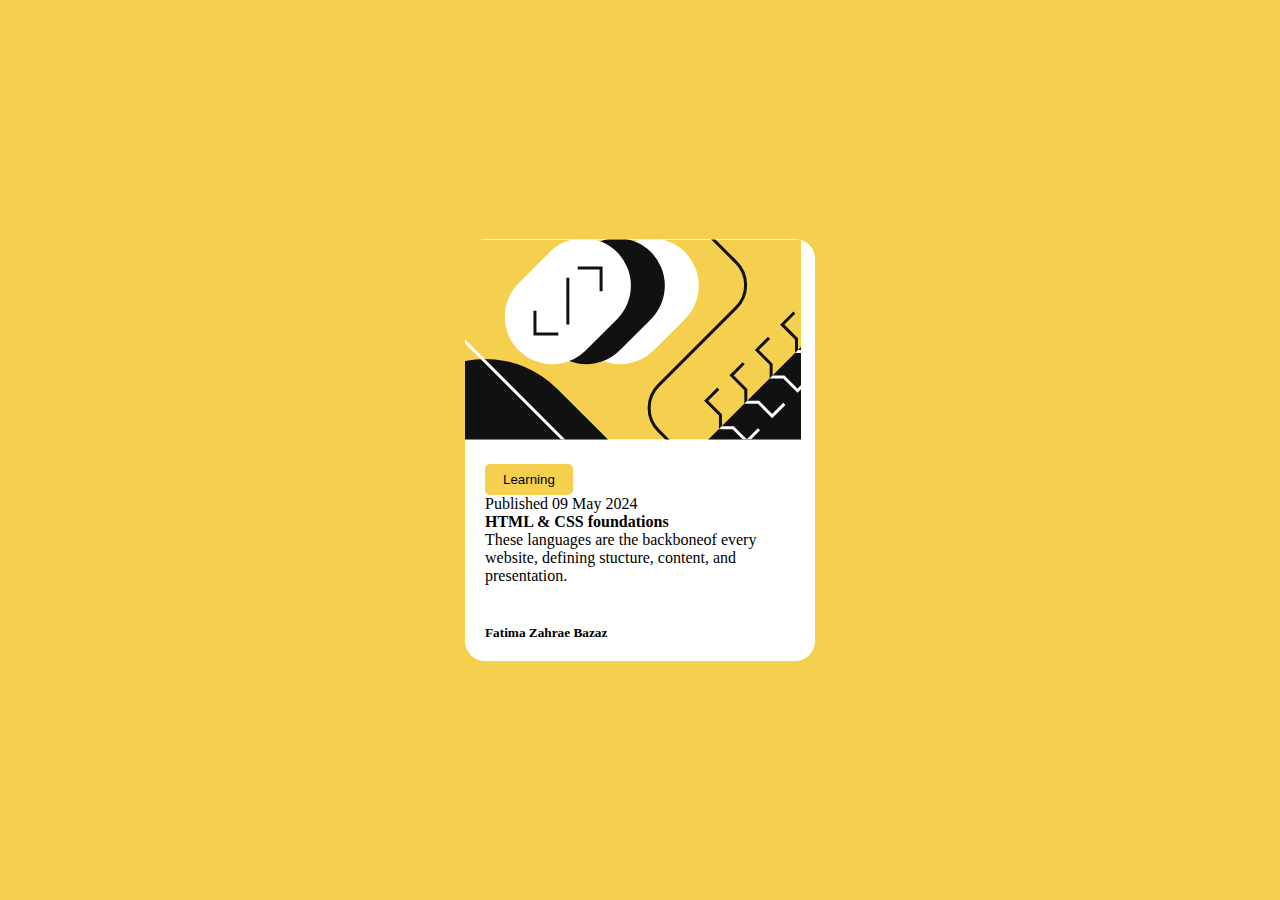
<file: 1st_challenge/index.html>
<!DOCTYPE html>
<html lang="en">
<head>
    <meta charset="UTF-8">
    <meta name="viewport" content="width=device-width, initial-scale=1.0">
    <link rel="stylesheet" href="style.css">
    <title>Document</title>
</head>
<body>
    <div class = "card">
            <img class="image" src="illustration-article (1).svg">
            <div class="card-body">
                <button>Learning</button>
                <p class="date">Published 09 May 2024</p>
                <h4 class="title">HTML & CSS foundations</h4>
                <p class="paragraph">These languages are the backboneof every website, defining stucture, content, and presentation.</p>
            </div>
            <div class="card-footer">
                <!-- <img src="../profile_card/fbazaz.jpeg" class="avatare"> -->
                <h5 class="name">Fatima Zahrae Bazaz</h5>
            </div>
    </div>
</body>
</html>
</file>
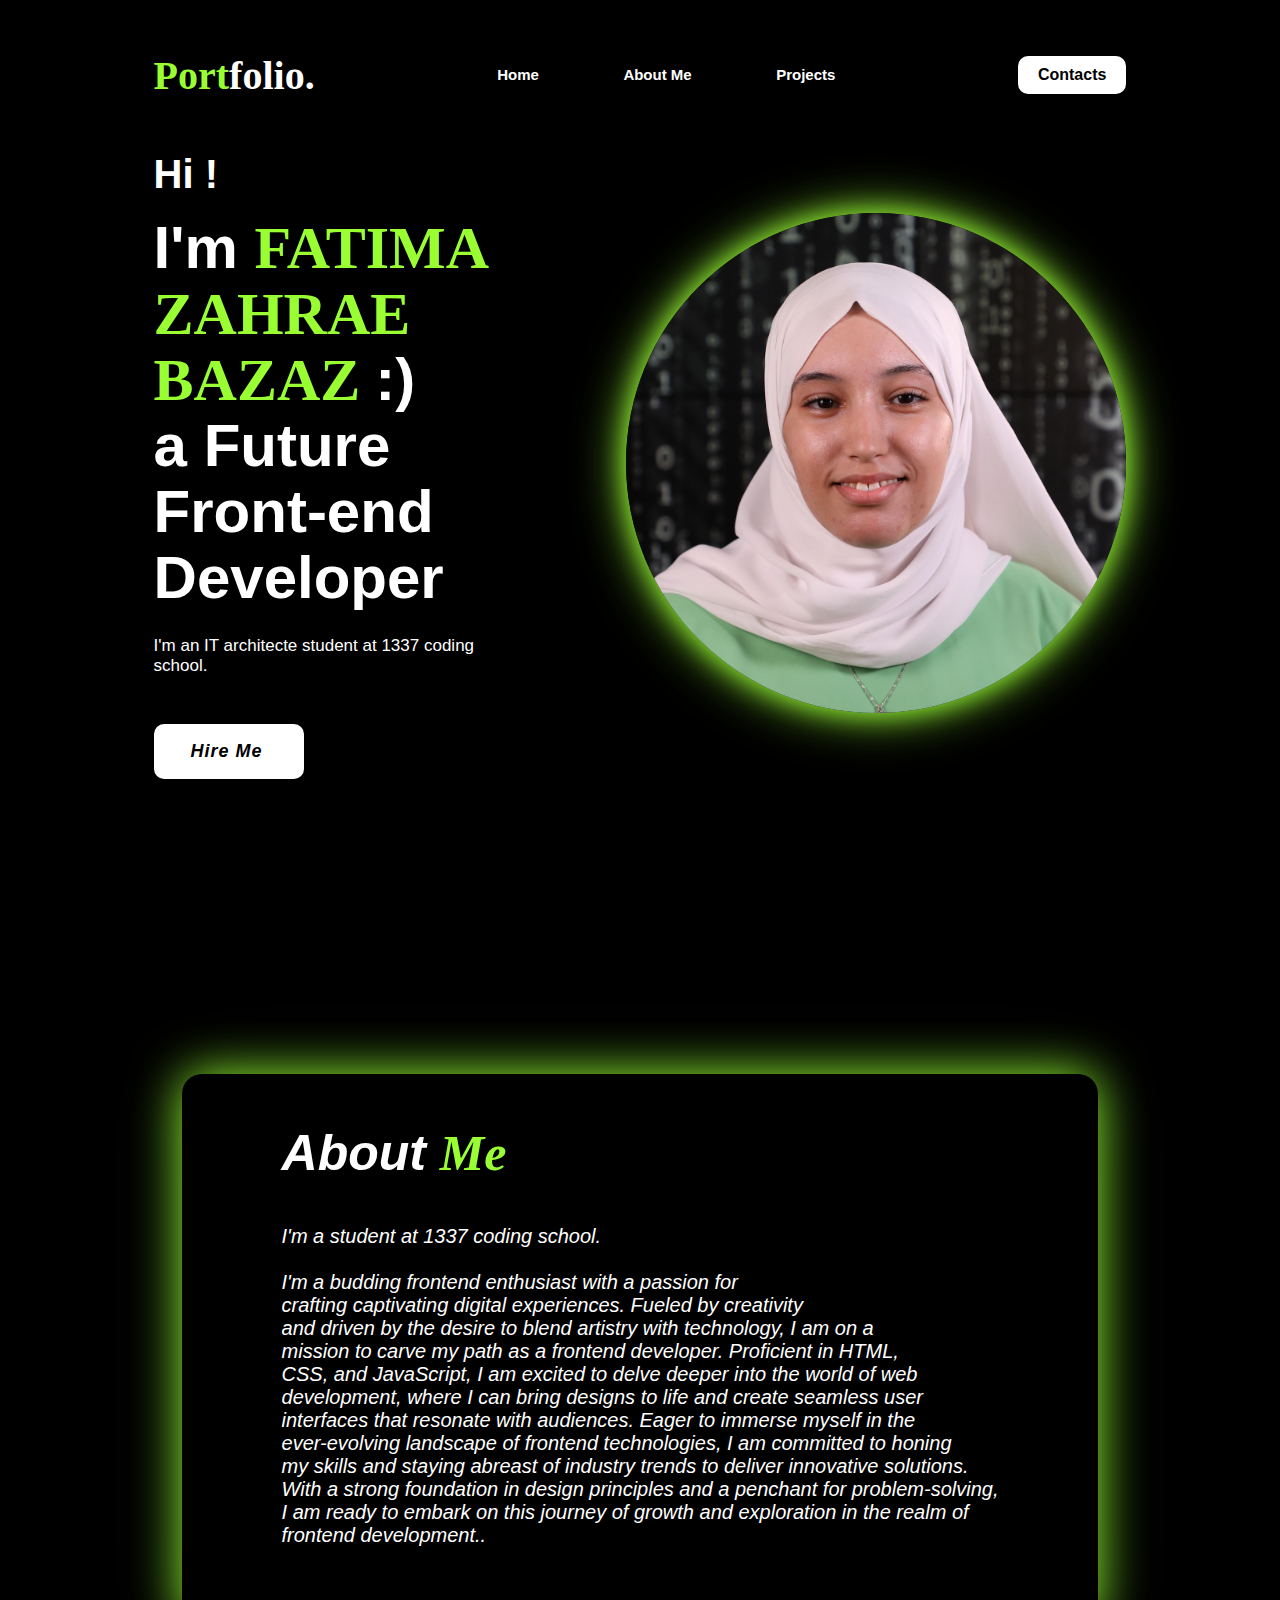
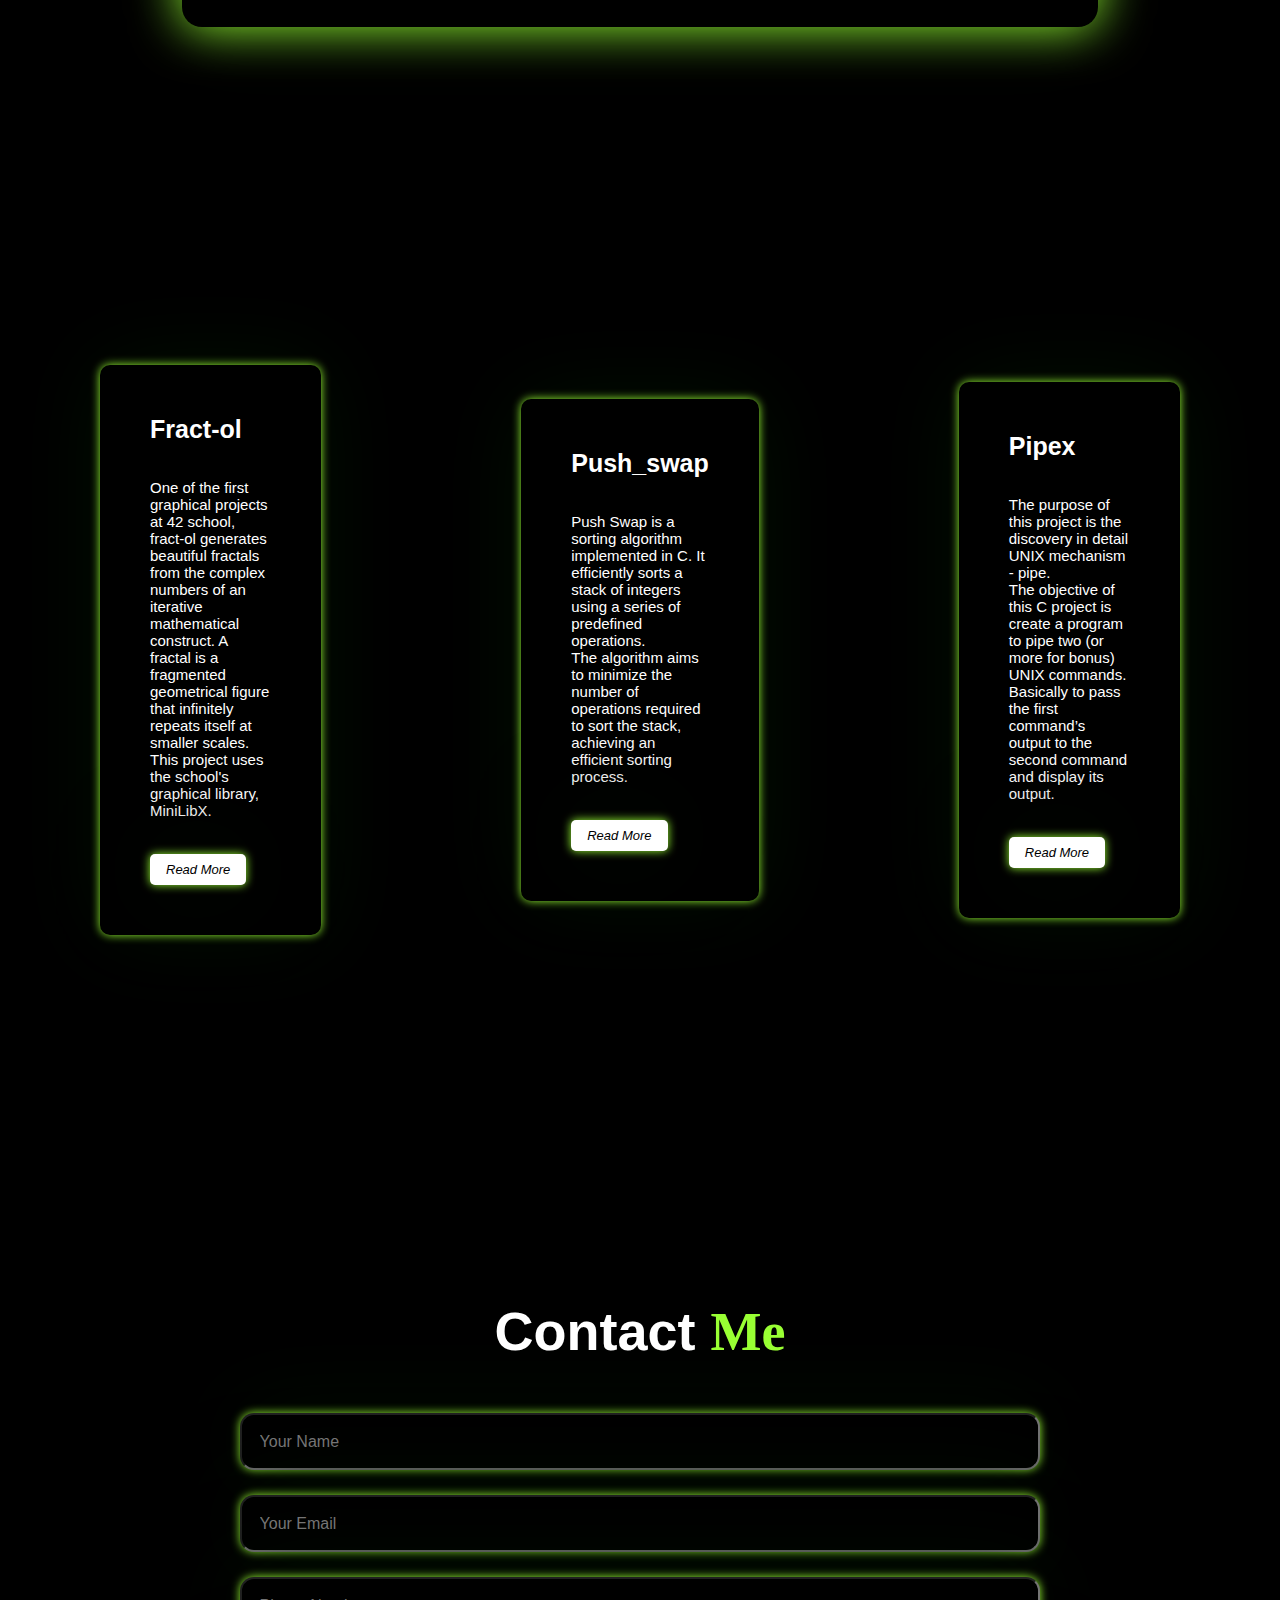
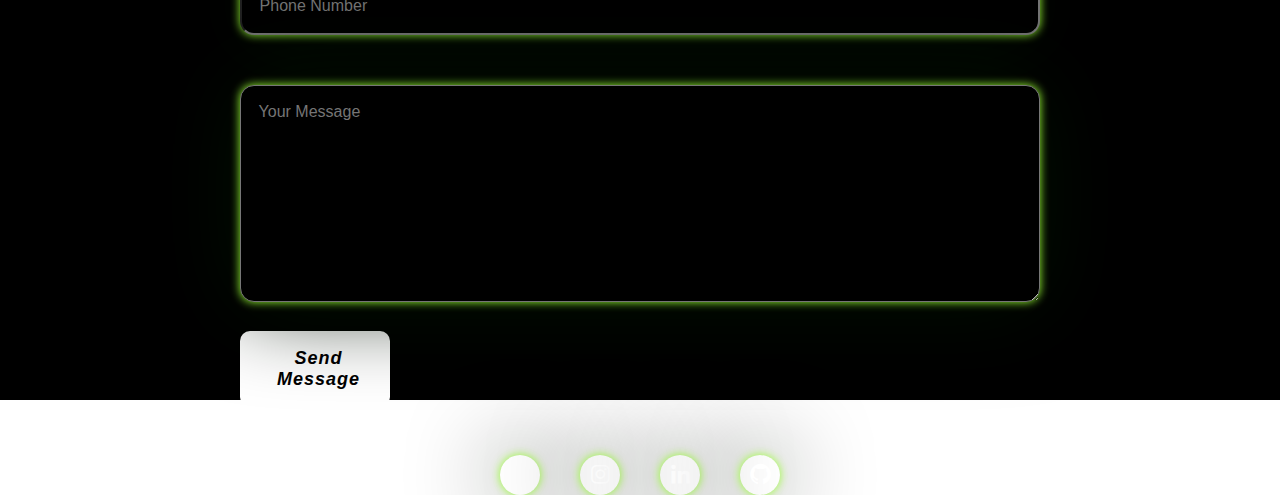
<file: mini-portfolio/index.html>
<!DOCTYPE html>
<html lang="en">
<head>
    <meta charset="UTF-8">
    <meta name="viewport" content="width=device-width, initial-scale=1.0">
    <title>Portfolio</title>
    <link rel="stylesheet" href="style.css">
    <link href='https://unpkg.com/boxicons@2.1.4/css/boxicons.min.css' rel='stylesheet'>
</head>
<body>
    <header class="header">
        <a href="#" class="logo"><span class="tiima">Port</span>folio.</a>

        <nav class="navbar">
            <a href="#" class="home">Home</a>
            <a href="#about-me" class="about-header">About Me</a>
            <a href="#project" class="pro-header">Projects</a>
        </nav>
        <a href="#contact-container" class="contact">Contacts</a>
    </header>

    <section class="home">
        <div class="content">
            <h3>Hi !</h3><br>
            <h1>I'm <span class="name">FATIMA ZAHRAE BAZAZ </span> :) <br>a Future Front-end Developer</h1>
            <p>I'm an IT architecte student at 1337 coding school. </p>
            <br><button>Hire Me</button>
        </div>
        <div class="img">
            <img src="fbazaz.jpeg" alt="" class="image">
        </div>
    </section>
    <section id="about-me" class="about">
        <div class="container">
            <div class="about-content">
                <h2 class="ab2">About <span>Me</span></h2><br>
                <p > I'm a student at 1337 coding school. <br><br>
                    I'm a budding frontend enthusiast with a passion for <br>
                    crafting captivating digital experiences. Fueled by creativity <br>
                    and driven by the desire to blend artistry with technology, I am on a <br>
                    mission to carve my path as a frontend developer. Proficient in HTML,<br>
                    CSS, and JavaScript, I am excited to delve deeper into the world of web <br>
                    development, where I can bring designs to life and create seamless user <br>
                    interfaces that resonate with audiences. Eager to immerse myself in the <br>
                    ever-evolving landscape of frontend technologies, I am committed to honing <br>
                    my skills and staying abreast of industry trends to deliver innovative solutions. <br>
                    With a strong foundation in design principles and a penchant for problem-solving,<br>
                    I am ready to embark on this journey of growth and exploration in the realm of <br>
                    frontend development..</p>
            </div>
        </div>
    </section>
    
    <section id="project" class="project">
        <div class="card">
            <h3>Fract-ol</h3>
            <p>One of the first graphical projects at 42 school, fract-ol generates beautiful fractals from the complex numbers of an iterative mathematical construct. A fractal is a fragmented geometrical figure that infinitely repeats itself at smaller scales. This project uses the school's graphical library, MiniLibX.</p>
            <a href="https://github.com/fateemaazaahraae/fract-ol_42/tree/master" target="_blank">Read More</a>
        </div>
        <div class="card">
            <h3>Push_swap</h3>
            <p>Push Swap is a sorting algorithm implemented in C. It efficiently sorts a stack of integers using a series of predefined operations. <br>
                The algorithm aims to minimize the number of operations required to sort the stack, achieving an efficient sorting process.</p>
            <a href="https://github.com/fateemaazaahraae/push_swap_42" target="_blank">Read More</a>
        </div>
        <div class="card">
            <h3>Pipex</h3>
            <p>The purpose of this project is the discovery in detail UNIX mechanism - pipe. <br>The objective of this C project is create a program to pipe two (or more for bonus) UNIX commands. <br>Basically to pass the first command’s output to the second command and display its output.</p>
            <a href="https://github.com/fateemaazaahraae/pipex_42" target="_blank">Read More</a>
        </div>
    </section>


    <footer id="contact-container" class="contact-container">
        <div class="maintext">
            <h2>Contact <span>Me</span></h2>
        </div>
        <form action="#" class="contact-form">
            <input type="text" placeholder="Your Name">
            <input type="text" placeholder="Your Email">
            <input type="number" placeholder="Phone Number">
            <textarea name="" id="" cols="30" rows="10" placeholder="Your Message"></textarea>
            <button type="submit" class="submit">Send Message</button>
        </form>
        <div class="social">
            <a href="#"><i class='bx bxl-facebook'></i></a>
            <a href="#"><i class='bx bxl-instagram' ></i></a>
            <a href="https://www.linkedin.com/in/fatima-zahrae-bazaz-6b9a60267/" target="_blank"><i class='bx bxl-linkedin' ></i></a>
            <a href="https://github.com/fateemaazaahraae" target="_blank"><i class='bx bxl-github' ></i></a>
        </div>
    </footer>
</body>
</html>
</file>
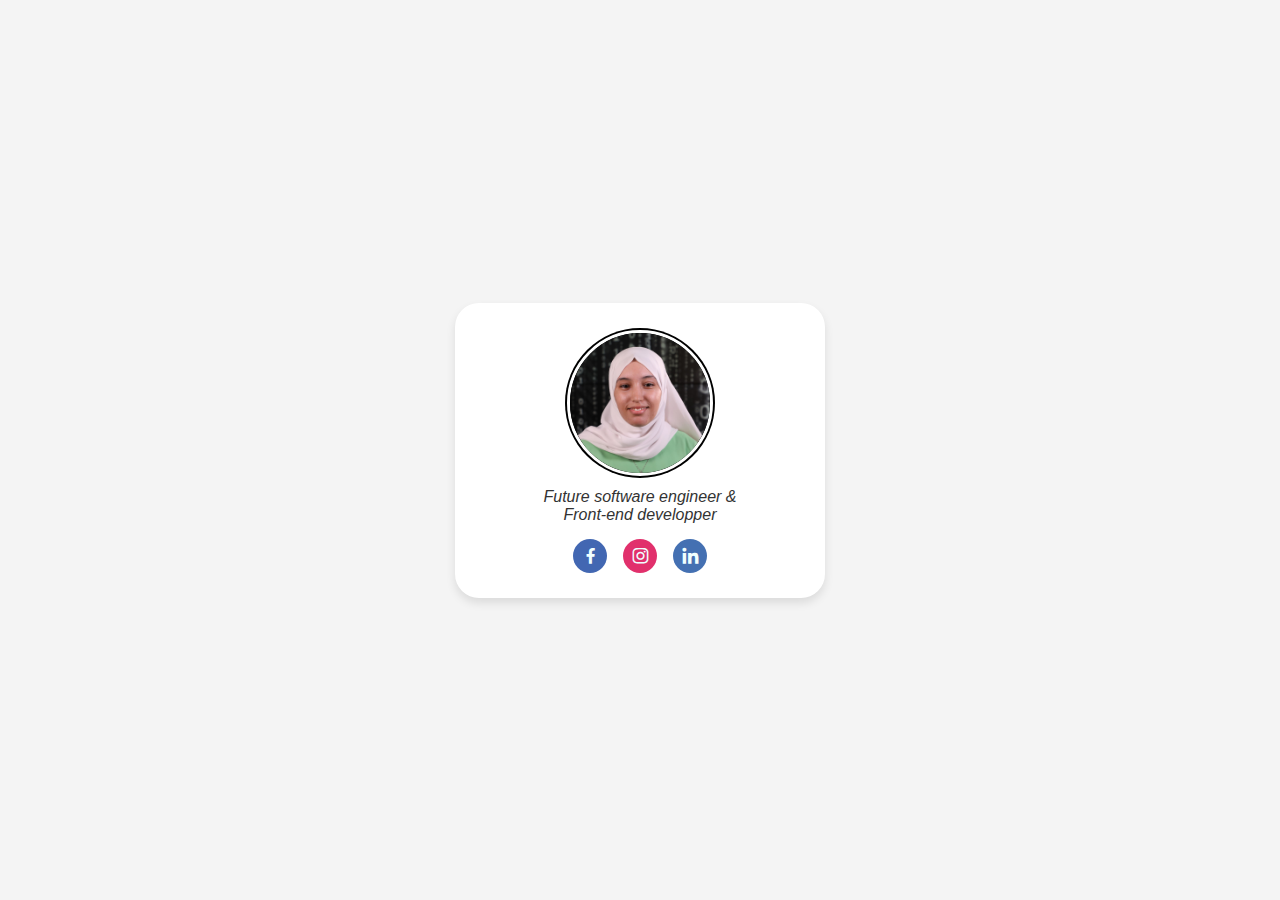
<file: profile_card/index.html>
<!DOCTYPE html>
<html lang="en">
<head>
    <meta charset="UTF-8">
    <meta name="viewport" content="width=device-width, initial-scale=1.0">
    <title>Profile Card</title>
    <link rel="stylesheet" href="style.css">
    <link href='https://unpkg.com/boxicons@2.1.4/css/boxicons.min.css' rel='stylesheet'>
</head>
<body>
    <div class="profile-card">
        <div class="image">
            <img src="fbazaz.jpeg" alt="" class="profile-image">
        </div>
        <div class="data">
            <span class="name"><i>Future software engineer & </i></span>
            <span class="job"><i>Front-end developper</i></span>
        </div>
        <div class="media">
            <a href="#" style="background: #4267b2" class="link">
                <i class='bx bxl-facebook'></i>
            </a>
            <a href="#" style="background: #e1306c" class="link">
                <i class='bx bxl-instagram' ></i>
            </a>
            <a href="#" style="background: #4470b2 " class="link">
                <i class='bx bxl-linkedin' ></i>
            </a>
        </div>
    </div>
</body>
</html>
</file>
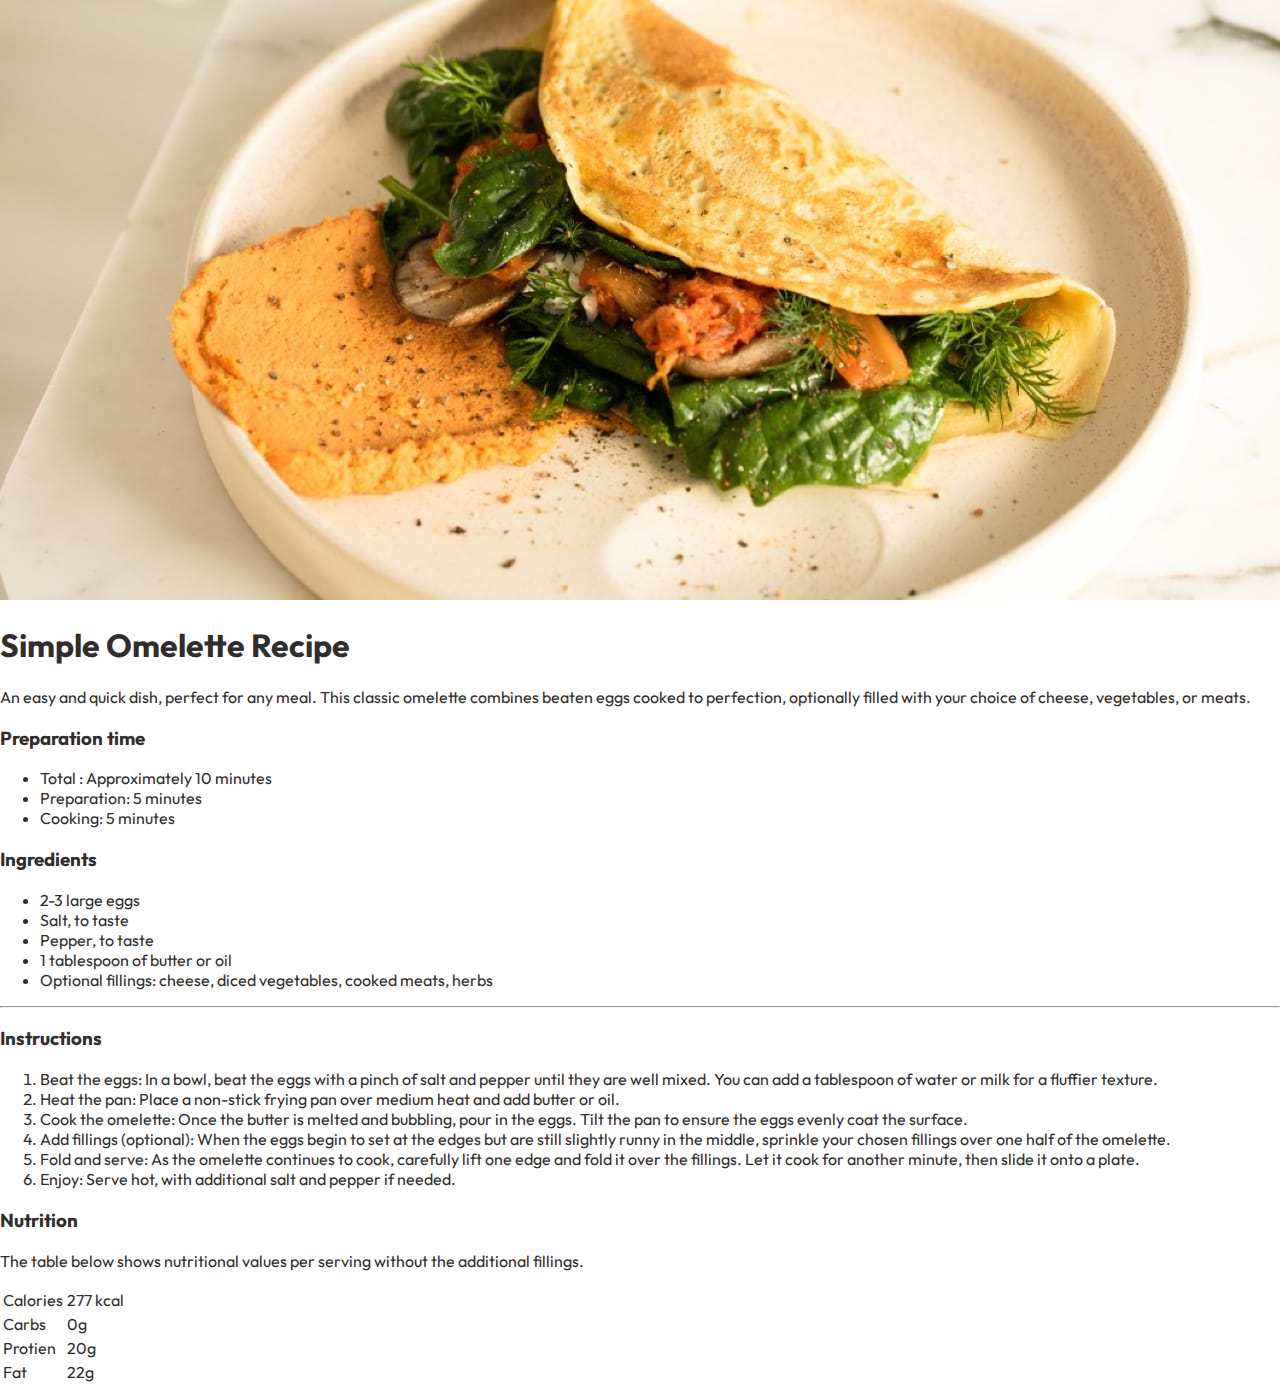
<file: recipe_page/index.html>
<!DOCTYPE html>
<html lang="en">
<head>
    <meta charset="UTF-8">
    <meta name="viewport" content="width=device-width, initial-scale=1.0">
    <title>Omelette Recipe</title>
    <link rel="stylesheet" href="style.css">
</head>
<body>
    <div class="container">
        <div class="image">
            <img src="image-omelette.jpeg" alt="">
        </div>
        <div class="recipe-info">
            <h1>Simple Omelette Recipe</h1>
            <p>An easy and quick dish, perfect for any meal. This classic omelette combines beaten eggs cooked to perfection, optionally filled with your choice of cheese, vegetables, or meats. </p>
        </div>
        <div class="preparation">
            <h3>Preparation time</h3>
            <ul>
                <li><span> Total </span>:  Approximately 10 minutes </li>
                <li><span> Preparation</span>: 5 minutes </li>
                <li><span></span> Cooking: 5 minutes </li>
            </ul>
        </div>
        <div class="ingredients">
            <h3>Ingredients</h3>
            <ul>
                <li>2-3 large eggs</li>
                <li> Salt, to taste</li>
                <li>Pepper, to taste</li>
                <li>1 tablespoon of butter or oil</li>
                <li>Optional fillings: cheese, diced vegetables, cooked meats, herbs</li>
            </ul>
        </div>
        <hr>
        <div class="instructions">
            <h3>Instructions</h3>
            <ol>
                <li>
                    <span>Beat the eggs:</span> In a bowl, beat the eggs with a pinch of salt and pepper until they are well mixed. You can add a tablespoon of water or milk for a fluffier texture.
                </li>
                <li>
                    <span>Heat the pan:</span> Place a non-stick frying pan over medium heat and add butter or oil.
                </li>
                <li>
                    <span>Cook the omelette:</span>  Once the butter is melted and bubbling, pour in the eggs. Tilt the pan to ensure the eggs evenly coat the surface.
                </li>
                <li>
                    <span>Add fillings (optional):</span>  When the eggs begin to set at the edges but are still slightly runny in the middle, sprinkle your chosen fillings over one half of the omelette.
                </li>
                <li>
                    <span>Fold and serve:</span>  As the omelette continues to cook, carefully lift one edge and fold it over the fillings. Let it cook for another minute, then slide it onto a plate.
                </li>
                <li>
                    <span>Enjoy:</span>  Serve hot, with additional salt and pepper if needed.
                </li>
            </ol>
        </div>
        <div class="nutrition">
            <h3>Nutrition</h3>
            <p>The table below shows nutritional values per serving without the additional fillings.</p>
            <table>
                <tr>
                    <td>Calories</td>
                    <td> 277 kcal</td>
                </tr>
                <tr>
                    <td>Carbs</td>
                    <td> 0g</td>
                </tr>
                <tr>
                    <td>Protien</td>
                    <td> 20g</td>
                </tr>
                <tr>
                    <td>Fat</td>
                    <td> 22g</td>
                </tr>
            </table>
        </div>
    </div>
</body>
</html>
</file>
<file: 1st_challenge/style.css>
*{
    margin: 0;
    padding: 0;
}

body{
    background-color: hsl(47, 88%, 63%);
    margin: 0;
    display: flex;
    align-items: center;
    justify-content: center;
    min-height: 100vh;
}

.card{
    max-width: 350px;
    background-color: #ffff;
    border-radius: 20px;
}
.card-image{
    width: 100%;
    padding: 20px;
}
.card-body, 
.card-footer
{
    padding: 20px;
}
button{
    padding: 8px 18px;
    background: hsl(47, 88%, 63%);
    border-radius: 5px;
    outline: none;
    border: none;
}
.card-body-date {
    padding: 20px;
    font-size: 14px;
}
</file>
<file: mini-portfolio/style.css>
*{
    padding: 0;
    margin: 0;
    box-sizing: border-box;
    text-decoration: none;
    font-family: 'Poppins', sans-serif;
}
.header{
    background-color: #000000;
    position: fixed;
    top: 0;
    left: 0;
    width: 100%;
    height: 150px;
    padding: 35px 12%;
    display: flex;
    justify-content: space-between;
    align-items: center;
}
.logo{
    font-family: cursive;
    font-size: 40px;
    color: #ffffff;
    font-weight: 600;
    transition: 0.5s;
}
.logo:hover{
    color: #8ae231;
    text-shadow: 0 0 25px #8ae231,
    0 0 50px #8ae231;
    transform: scale(1.5);
}
span.name{
    font-family: initial;
}
span{
    font-family:cursive;
    color: #99ff33;
}
.navbar a{
    font-size: 15px;
    color: white;
    font-weight: 900;
    margin: 0 40px;
    border-bottom: 2px solid transparent;
    transition: 0.5s;
}
.navbar a:hover{
    color: #8ae231;
    border-bottom: 2px solid #8ae231;
}
.contact{
    color: #000000;
    font-weight: 700;
    background-color: #ffffff;
    padding: 10px 20px;
    border-radius: 10px;
    transition: 0.5s;
}
.contact:hover{
    color: #ffffff;
    background-color: #000000;
    box-shadow: 0 0 25px #8ae231,
                0 0 50px #8ae231;
}
section.home{
    width:100%;
    min-height: 100vh;
    background-color: #000000;
    color: white;
    display: flex;
    align-items: center;
    gap: 7em;
    padding: 30px 12% 0;
}
h3{
    font-size: 40px;
}
h1{
    font-size: 60px;
    line-height: 1.1;
}
p{
    font-size: 17px;
    margin: 25px 0 30px;
}
.image{
    border-radius: 50%;
    width: 500px;
    box-shadow: 0 0 25px #8ae231,
    0 0 50px #8ae231;
}
button{
    font-style: oblique;
    display: flex;
    padding: 15px 35px;
    background-color: #ffffff;
    color: black;
    border: 2px solid transparent;
    border-radius: 10px;
    font-size: 18px;
    letter-spacing: 1px;
    font-weight: 700;
    transition: 0.5s;
    gap: 2em;
    width: 150px;
}
button:hover{
    color: #ffffff;
    background-color: black;
    box-shadow: 0 0 10px #8ae231,
    0 0 40px #8ae231;
}
.about{
    width: 100%;
    min-height: 100vh;
    background-color: #000000;
    color: #ffffff;
    display: flex;
    align-items: center;
    justify-content: center;
    padding: 12% 8%;
    gap:10em;
}
.about:target ~ .about-header {
    border-bottom: 2px solid #8ae231;
}
.container{
    background-color: #000000;
    display: flex;
    border-radius: 20px;
    box-shadow: 0 0 50px #99ff33,
    0 0 90px #001100;
}
.about-content{
    align-items: center;
    justify-content: center;
    padding: 50px 100px;
    font-style: oblique;
}
.about-content h2.ab2 {
    font-size: 50px;
}
.about-content p{
    font-size: 20px;
}
html {
    scroll-behavior: smooth;
}
.contact-container{
    width: 100%;
    height: 100vh;
    background-color: #000000;
}
.maintext{
    text-align: center;
    font-size: 36px;
    padding-top: 200px;
    margin-bottom: 50px;
    color: #ffffff;
}
.contact-form{
    max-width: 50em;
    margin: 1rem auto;
    text-align: center;
    margin-bottom: 3em;
}
.contact-form input{
    display: flex;
    justify-content: center;
    flex-wrap: wrap;
}
.submit{
    background-color: #ffffff;
    color: #000000;
}
.contact-form input,
.contact-form textarea{
    width: 100%;
    padding: 1.1em;
    font-size: 16px;
    color: #ffffff;
    background-color: #000000;
    border-radius: 14px;
    margin: 25px 0;
    box-shadow: 0 0 10px #99ff33,
                0 0 90px #001100;
}
div.social{
    display: flex;
    align-items: center;
    justify-content: center;
    margin-top: 10px;
}
div.social a{
    display: flex;
    align-items: center;
    justify-content: center;
    font-size: 25px;
    color: #ffffff;
    height: 40px;
    width: 40px;
    border-radius: 50%;
    box-shadow: 0 0 10px #99ff33,
                0 0 90px #001100;
    margin: 0 20px;
}
.project{
    width: 100%;
    height: 100vh;
    background-color: #000000;
    color: #ffffff;
    display: flex;
    justify-content: center;
    align-items: center;
}
.card{
    width: 500px;
    border-radius: 10px;
    box-shadow: 0 0 10px #99ff33,
                0 0 90px #001100;
    padding: 50px;
    margin: 100px 100px;
}
.card h3{
    font-size: 25px;
    margin-bottom: 35px;
}
.card p{
    font-size: 15px;
    margin-bottom: 35px;
}
.card a{
    display: inline-block;
    padding: 8px 16px;
    border-radius: 5px;
    box-shadow: 0 0 10px #99ff33,
                0 0 90px #001100;
    color: #000000;
    background-color: #ffffff;
    font-style: italic;
    font-size: 13px;
}
.card a:hover{
    background-color: black;
    color: #ffffff;
    box-shadow: 0 0 10px #99ff33,
                0 0 90px #001100;
}
</file>
<file: profile_card/style.css>
*
{
    margin: 0;
    padding: 0;
    box-sizing: border-box;
    font-family: 'Poppins', sans-serif;
}

body
{
    height: 100vh;
    display: flex;
    align-items: center;
    justify-content: center;
    background-color: #f4f4f4;
}

.profile-card
{
    display: flex;
    flex-direction: column;
    align-items: center;
    justify-content: center;
    max-width: 370px;
    width: 100%;
    background: #fff;
    border-radius: 24px;
    padding: 25px ;
    box-shadow: 0 5px 10px rgba(0,0,0,0.1);
}

.image
{
    position: relative;
    height: 150px;
    width: 150px;
    border-radius: 50%;
    background-color: #000000;
    padding: 2px;
    margin-bottom: 10px;
}

.image .profile-image
{
    height: 100%;
    width: 100%;
    object-fit: cover;
    border-radius: 50%;
    border: 3px solid #fff;
}

.profile-card .data
{
    display: flex;
    flex-direction: column;
    align-items: center;
    justify-content: center;
    color: #333;
}

.text-data .name
{
    font-size: 22px;
    font-weight: 500;
}

.text-data .job
{
    font-size: 15px;
    font-weight: 400;
}

.profile-card .media
{
    display: flex;
    align-items: center;
    margin-top: 15px;
}

.media .link
{
    display: flex;
    align-items: center;
    justify-content: center;
    font-size: 21px;
    color: azure;
    height: 34px;
    width: 34px;
    border-radius: 50%;
    margin: 0 8px;
    background-color: #333;
    text-decoration: none;
}
</file>
<file: recipe_page/style.css>
/* @import url('https://fonts.googleapis.com/css2?family=Young+Serif&display=swap');
@import url('https://fonts.google.com/specimen/Outfit'); */
@import url('https://fonts.googleapis.com/css2?family=Outfit:wght@100..900&family=Young+Serif&display=swap');
*{
    font-family: 'Outfit', sans-serif;
    --white: hsl(0, 0%, 100%);
    --rose-white: hsl(330, 100%, 98%);
    --eggshell: hsl(30, 54%, 90%);
    --light-grey: hsl(30, 18%, 87%);
    --wenge-brown: hsl(30, 10%, 34%);
    --dark-charcoal: hsl(24, 5%, 18%);
    --dark-roseberry: hsl(332, 51%, 32%);
    --brown: hsl(14, 45%, 36%);
}
body{
    margin: 0;
    padding: 0;
    box-sizing: border-box;
    background-color: var(--eggshell);
}
.container{
    font-family: 'Young Serif', serif;
    background-color: var(--white);
    color: var(--dark-charcoal);
    /* font-weight: 400px; */
    /* font-size: 32px; */
}
</file>
